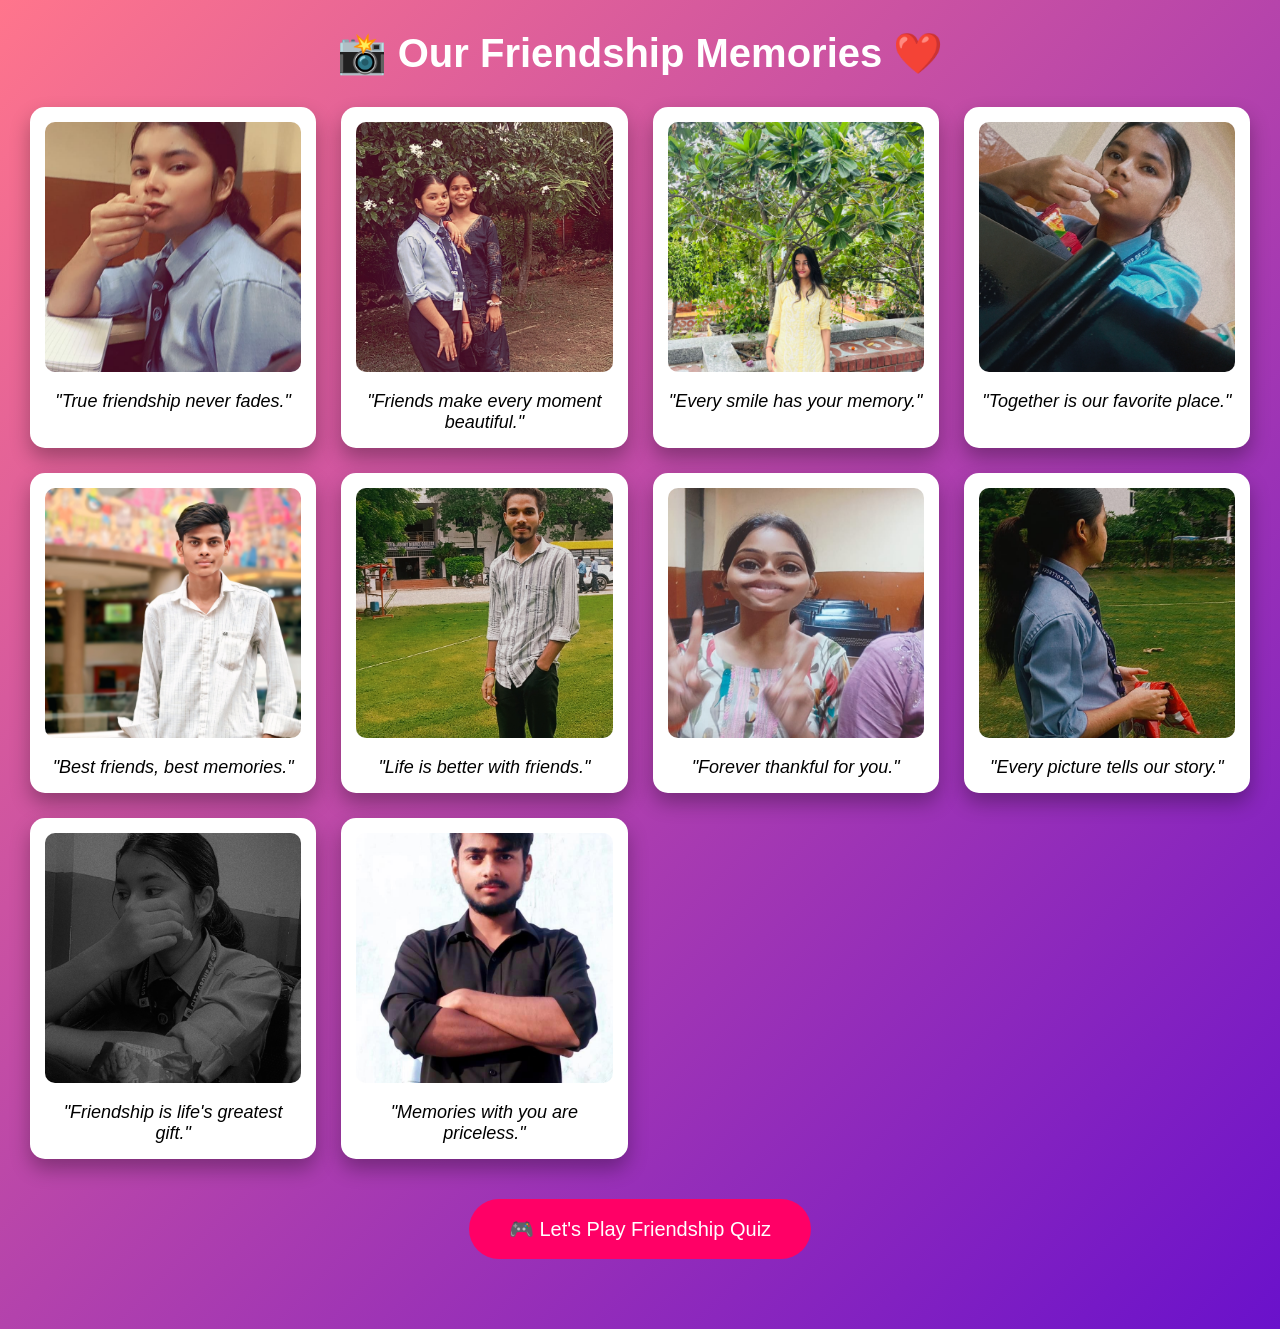
<file: album.html>
<!DOCTYPE html>
<html lang="en">
<head>
<meta charset="UTF-8">
<meta name="viewport" content="width=device-width, initial-scale=1.0">
<title>Our Friendship Memories</title>

<link rel="stylesheet" href="album.css">
</head>

<body>

<h1 class="title">📸 Our Friendship Memories ❤️</h1>

<div class="gallery">

<div class="card">
<img src="photo/mahi.jpeg" onclick="openImage(this.src)">
<p>"True friendship never fades."</p>
</div>

<div class="card">
<img src="photo/both.jpeg" onclick="openImage(this.src)">
<p>"Friends make every moment beautiful."</p>
</div>

<div class="card">
<img src="photo/shradha.jpeg" onclick="openImage(this.src)">
<p>"Every smile has your memory."</p>
</div>

<div class="card">
<img src="photo/mahi2.jpeg" onclick="openImage(this.src)">
<p>"Together is our favorite place."</p>
</div>

<div class="card">
<img src="photo/harsh.jpeg" onclick="openImage(this.src)">
<p>"Best friends, best memories."</p>
</div>

<div class="card">
<img src="photo/nitish.jpeg" onclick="openImage(this.src)">
<p>"Life is better with friends."</p>
</div>

<div class="card">
<img src="photo/vedika.jpeg" onclick="openImage(this.src)">
<p>"Forever thankful for you."</p>
</div>

<div class="card">
<img src="photo/mahi3 (2).jpeg" onclick="openImage(this.src)">
<p>"Every picture tells our story."</p>
</div>

<div class="card">
<img src="photo/mahi4.jpeg" onclick="openImage(this.src)">
<p>"Friendship is life's greatest gift."</p>
</div>

<div class="card">
<img src="photo/WhatsApp Image 2026-08-01 at 11.20.17 PM.jpeg" onclick="openImage(this.src)">
<p>"Memories with you are priceless."</p>
</div>

</div>

<div id="lightbox" onclick="closeImage()">
<img id="preview">
</div>

<div class="btn-box">
<button onclick="playQuiz()">🎮 Let's Play Friendship Quiz</button>
</div>

<script src="album.js"></script>

</body>
</html>
</file>
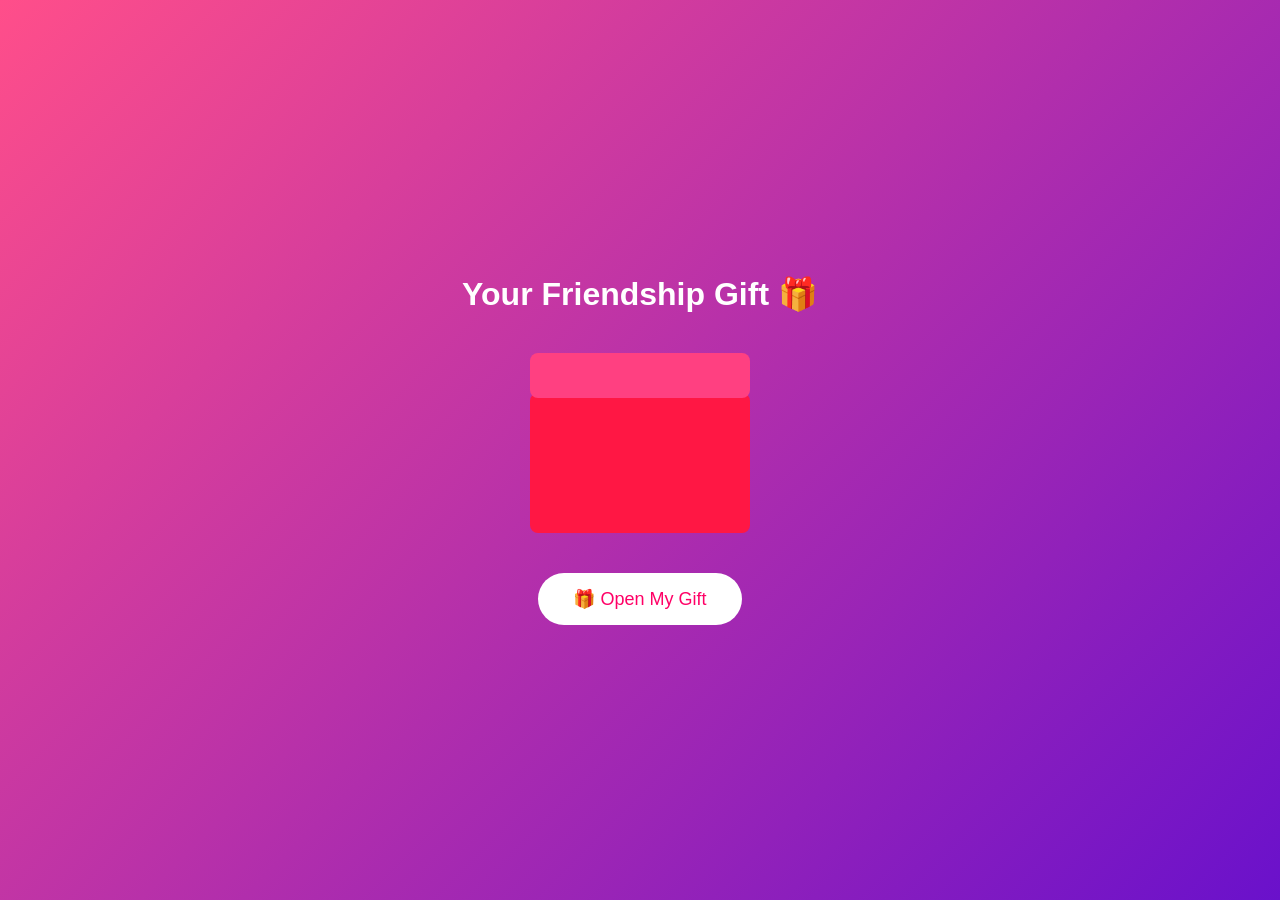
<file: gift.html>
<!DOCTYPE html>
<html lang="en">
<head>

<meta charset="UTF-8">
<meta name="viewport" content="width=device-width, initial-scale=1.0">

<title>Friendship Gift</title>

<link rel="stylesheet" href="gift.css">

</head>
<body>

<div class="container">

<h1>Your Friendship Gift 🎁</h1>

<div class="gift" id="gift">

<div class="lid"></div>

<div class="box"></div>

</div>

<button id="openBtn">

🎁 Open My Gift

</button>

<div class="message" id="message">

<h2>💖 Happy Friendship Day 💖</h2>

<p>

After soo many circumtances I found u all , The place where I trust ,The place where u all are my handed

Many challenges will come to you all as well as me also and i make sure that we face it together 

I have taken addmission so that i can only do studies but u all make me feel that only studies is not fullfill. 

Enjoyment is also a life for fun 

Thank you sooo sooo sooo much 
🤝❤️

</p>

</div>

</div>

<script src="gift.js"></script>

</body>
</html>
</file>
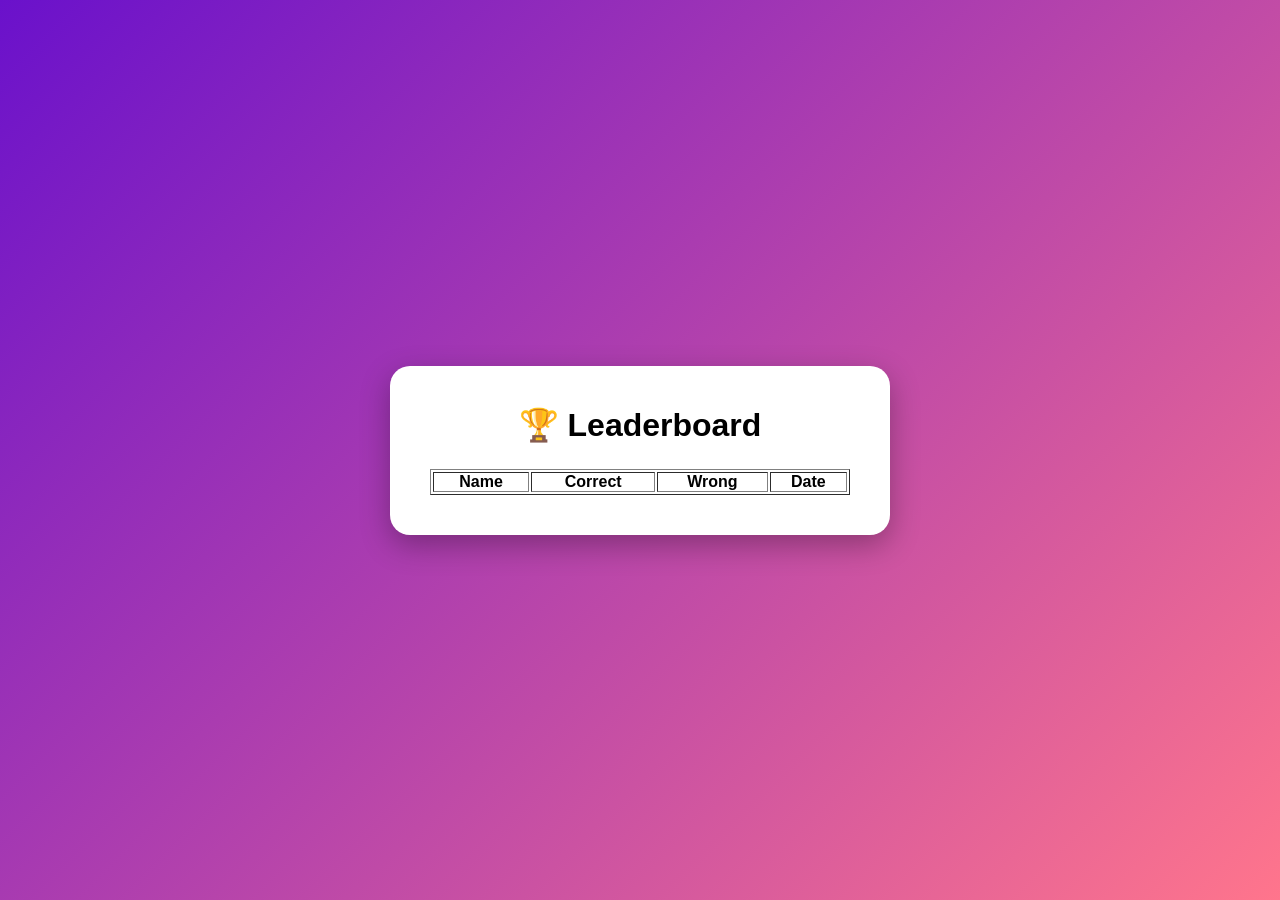
<file: leaderboard.html>
<!DOCTYPE html>
<html>

<head>

<link rel="stylesheet" href="result.css">

</head>

<body>

<div class="result-box">

<h1>🏆 Leaderboard</h1>

<table border="1" width="100%" id="table">

<tr>

<th>Name</th>

<th>Correct</th>

<th>Wrong</th>

<th>Date</th>

</tr>

</table>

</div>

<script>

let history=JSON.parse(localStorage.getItem("history"))||[];

history.sort((a,b)=>b.correct-a.correct);

let table=document.getElementById("table");

history.forEach(x=>{

table.innerHTML+=`

<tr>

<td>${x.player}</td>

<td>${x.correct}</td>

<td>${x.wrong}</td>

<td>${x.date}</td>

</tr>

`;

});

</script>

</body>

</html>
</file>
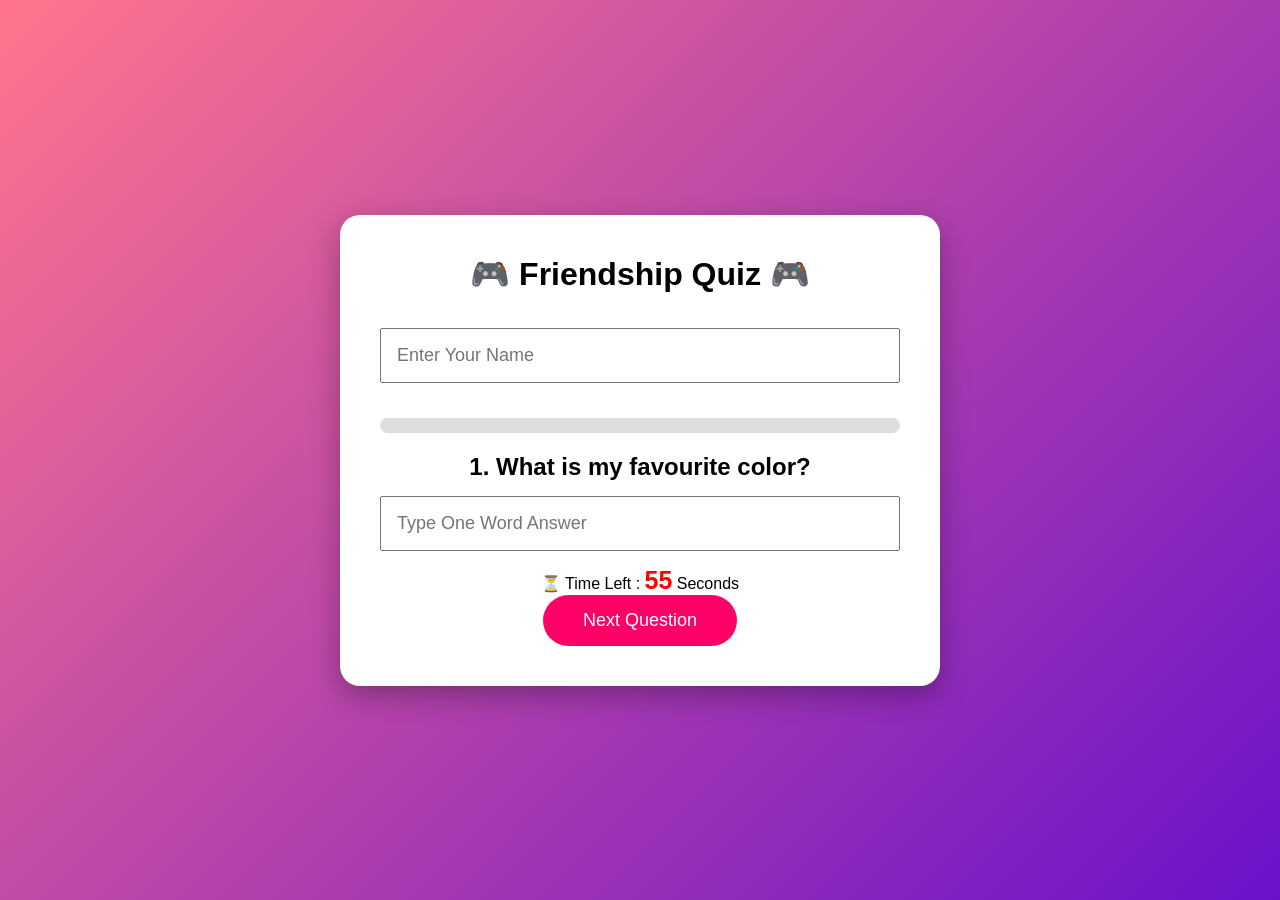
<file: quiz.html>
<!DOCTYPE html>
<html lang="en">

<head>

<meta charset="UTF-8">

<meta name="viewport" content="width=device-width, initial-scale=1.0">

<title>Friendship Quiz</title>

<link rel="stylesheet" href="quiz.css">

</head>

<body>

<div class="quiz-box">

<h1>🎮 Friendship Quiz 🎮</h1>

<input type="text" id="playerName" placeholder="Enter Your Name">

<div class="progress">

<div id="progressBar"></div>

</div>

<h2 id="question"></h2>

<input
type="text"
id="answer"
placeholder="Type One Word Answer"
>

<p>

⏳ Time Left :

<span id="timer">56</span>

Seconds

</p>

<button onclick="submitAnswer()">

Next Question

</button>

</div>

<script src="quiz.js"></script>

</body>

</html>
</file>
<file: album.css>
*{
margin:0;
padding:0;
box-sizing:border-box;
font-family:Arial,sans-serif;
}

body{
background:linear-gradient(135deg,#ff758c,#6a11cb);
padding:30px;
}

.title{
text-align:center;
color:white;
margin-bottom:30px;
font-size:40px;
}

.gallery{
display:grid;
grid-template-columns:repeat(auto-fit,minmax(250px,1fr));
gap:25px;
}

.card{
background:white;
padding:15px;
border-radius:15px;
box-shadow:0 10px 20px rgba(0,0,0,.3);
transition:.4s;
}

.card:hover{
transform:translateY(-10px);
}

.card img{
width:100%;
height:250px;
object-fit:cover;
border-radius:10px;
cursor:pointer;
transition:.4s;
}

.card img:hover{
transform:scale(1.05);
}

.card p{
margin-top:15px;
text-align:center;
font-size:18px;
font-style:italic;
}

.btn-box{
text-align:center;
margin:40px;
}

button{
padding:18px 40px;
font-size:20px;
background:#ff0066;
color:white;
border:none;
border-radius:50px;
cursor:pointer;
}

button:hover{
background:#d10056;
}

#lightbox{
display:none;
position:fixed;
left:0;
top:0;
width:100%;
height:100%;
background:rgba(0,0,0,.9);
justify-content:center;
align-items:center;
}

#lightbox img{
max-width:90%;
max-height:90%;
border-radius:20px;
}

@media(max-width:700px){

.title{
font-size:30px;
}

.card img{
height:200px;
}

button{
width:100%;
}

}
</file>
<file: gift.css>
*{
margin:0;
padding:0;
box-sizing:border-box;
font-family:Arial,sans-serif;
}

body{

display:flex;
justify-content:center;
align-items:center;

height:100vh;

background:linear-gradient(135deg,#ff4e8a,#6a11cb);

overflow:hidden;

}

.container{

text-align:center;

color:white;

}

.gift{

position:relative;

width:220px;

height:180px;

margin:40px auto;

cursor:pointer;

}

.box{

position:absolute;

bottom:0;

width:220px;

height:140px;

background:#ff1744;

border-radius:8px;

}

.lid{

position:absolute;

top:0;

width:220px;

height:45px;

background:#ff4081;

transform-origin:left center;

transition:1s;

border-radius:8px;

z-index:2;

}

.ribbonV{

display:none;

}

button{

padding:15px 35px;

border:none;

border-radius:40px;

background:#fff;

color:#ff0066;

font-size:18px;

cursor:pointer;

}

.message{

display:none;

margin-top:40px;

font-size:22px;

animation:fade 2s;

}

.open .lid{

transform:rotate(-130deg);

}

@keyframes fade{

from{

opacity:0;

transform:translateY(50px);

}

to{

opacity:1;

transform:translateY(0);

}

}

@keyframes shake{

0%{transform:translateX(0);}
25%{transform:translateX(-8px);}
50%{transform:translateX(8px);}
75%{transform:translateX(-8px);}
100%{transform:translateX(0);}

}

.shake{

animation:shake .5s linear 3;

}
</file>
<file: result.css>
*{
margin:0;
padding:0;
box-sizing:border-box;
font-family:Arial,sans-serif;
}

body{

display:flex;
justify-content:center;
align-items:center;

height:100vh;

background:linear-gradient(135deg,#6a11cb,#ff758c);

}

.result-box{

background:white;

padding:40px;

border-radius:20px;

text-align:center;

box-shadow:0 10px 30px rgba(0,0,0,.3);

width:90%;
max-width:500px;

}

h1{

margin-bottom:25px;

}

h2,h3{

margin:15px;

}

button{

margin-top:20px;

padding:15px 40px;

font-size:18px;

background:#ff0066;

color:white;

border:none;

border-radius:50px;

cursor:pointer;

}

button:hover{

background:#d10056;

}
.heart{
position:fixed;
bottom:-20px;
color:red;
animation:fly 8s linear infinite;
font-size:25px;
}

@keyframes fly{

0%{

transform:translateY(0);

opacity:1;

}

100%{

transform:translateY(-120vh);

opacity:0;

}

}
</file>
<file: quiz.css>
*{

margin:0;

padding:0;

box-sizing:border-box;

font-family:Arial,sans-serif;

}

body{

background:linear-gradient(135deg,#ff758c,#6a11cb);

display:flex;

justify-content:center;

align-items:center;

height:100vh;

}

.quiz-box{

background:white;

padding:40px;

border-radius:20px;

width:90%;

max-width:600px;

text-align:center;

box-shadow:0 10px 30px rgba(0,0,0,.3);

}

h1{

margin-bottom:20px;

}

input{

width:100%;

padding:15px;

margin:15px 0;

font-size:18px;

}

button{

padding:15px 40px;

font-size:18px;

background:#ff0066;

color:white;

border:none;

border-radius:50px;

cursor:pointer;

}

button:hover{

background:#d10056;

}

.progress{

width:100%;

height:15px;

background:#ddd;

border-radius:20px;

margin:20px 0;

overflow:hidden;

}

#progressBar{

height:100%;

width:0%;

background:green;

transition:.4s;

}

#timer{

font-size:25px;

color:red;

font-weight:bold;

}
</file>
